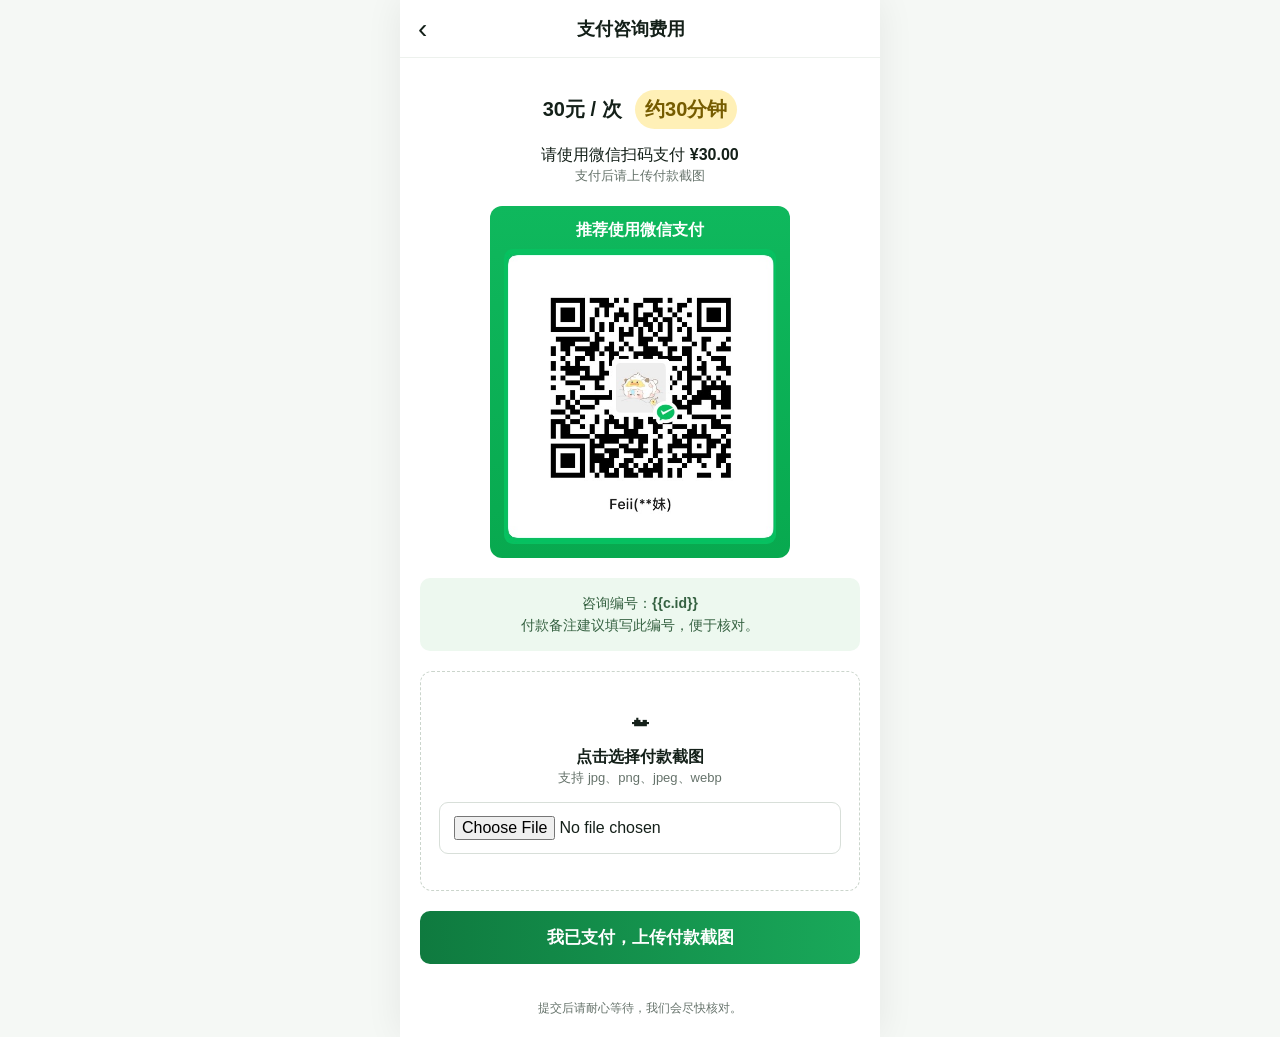
<file: templates/pay.html>
<!doctype html><html lang="zh-CN"><head><meta charset="utf-8"><meta name="viewport" content="width=device-width,initial-scale=1"><title>支付咨询费用</title><link rel="stylesheet" href="/static/style.css"></head>
<body><main class="page">
<div class="topbar"><a class="back" href="/">‹</a><div class="top-title">支付咨询费用</div><div class="ghost"></div></div>
<section class="section pay-wrap">
  <div class="amount">30元 / 次 <span class="time-tag">约30分钟</span></div>
  <p>请使用微信扫码支付 <b>¥30.00</b><br><span class="sub">支付后请上传付款截图</span></p>
  <div class="pay-card"><div style="color:white;font-weight:700;margin-bottom:8px">推荐使用微信支付</div><img src="/static/wechat-pay.png" alt="微信收款码"></div>
  <div class="notice">咨询编号：<b>{{c.id}}</b><br>付款备注建议填写此编号，便于核对。</div>
  <form method="post" enctype="multipart/form-data">
    <div class="upload-box"><div style="font-size:34px">☁</div><b>点击选择付款截图</b><div class="sub">支持 jpg、png、jpeg、webp</div><input type="file" name="payment_image" accept="image/*" required></div>
    <button class="btn">我已支付，上传付款截图</button>
  </form>
</section>
<div class="footer-note">提交后请耐心等待，我们会尽快核对。</div>
</main></body></html>
</file>
<file: static/style.css>
:root{
  --green:#0f7a3f;--green2:#19a95a;--deep:#0b4d2b;--mint:#eaf7ee;
  --cream:#fffdf8;--line:#dbe7de;--text:#142019;--muted:#66736b;--red:#df4c4c;
}
*{box-sizing:border-box}
html,body{margin:0;padding:0;background:#f5f8f5;color:var(--text);
font-family:-apple-system,BlinkMacSystemFont,"Segoe UI","PingFang SC","Microsoft YaHei",sans-serif}
a{text-decoration:none;color:inherit}
.page{max-width:480px;min-height:100vh;margin:auto;background:white;box-shadow:0 0 35px rgba(0,0,0,.07)}
.pad{padding:20px}
.topbar{height:58px;display:flex;align-items:center;justify-content:space-between;padding:0 18px;border-bottom:1px solid #edf1ed;background:#fff;position:sticky;top:0;z-index:10}
.back{font-size:28px;line-height:1}.top-title{font-size:18px;font-weight:750}.ghost{width:28px}
.hero{position:relative;min-height:430px;padding:28px 22px 22px;overflow:hidden;color:#0b3f24;
background:
linear-gradient(rgba(255,255,255,.08),rgba(255,255,255,.12)),
radial-gradient(circle at 80% 15%,rgba(255,255,255,.75),transparent 28%),
linear-gradient(155deg,#dceeff 0%,#edf5e9 48%,#b8d2a9 100%)}
.hero:after{content:"";position:absolute;left:-8%;right:-8%;bottom:-90px;height:240px;background:
linear-gradient(165deg,#6c995d 0 28%,#315f3e 29% 48%,#dce8d8 49% 55%,#2a5b3a 56%);border-radius:50% 50% 0 0/38% 38% 0 0;opacity:.95}
.flag{font-size:32px;position:relative;z-index:2}
.hero h1{font-size:43px;line-height:1.12;margin:24px 0 8px;letter-spacing:1px;position:relative;z-index:2}
.hero h2{font-size:25px;margin:0 0 18px;position:relative;z-index:2}
.pills{display:flex;flex-wrap:wrap;gap:7px;position:relative;z-index:2}
.pill{background:rgba(8,88,43,.9);color:#fff;border-radius:999px;padding:7px 12px;font-size:13px}
.feature-strip{position:absolute;z-index:3;left:0;right:0;bottom:0;background:rgba(7,72,37,.92);color:#fff;padding:12px 14px;display:flex;justify-content:space-around;font-size:12px}
.section{padding:24px 20px}
.price-head{text-align:center}.price-head h1{margin:4px 0;color:var(--deep);font-size:31px}
.price{font-size:51px;font-weight:850;color:var(--deep)}.price small{font-size:22px;font-weight:650}
.time-tag{display:inline-block;background:#fff0b7;color:#765c00;padding:6px 10px;border-radius:999px;font-weight:700;margin-left:8px}
.info-card{background:linear-gradient(135deg,#fffdf7,#f8f2e5);border:1px solid #eee3c6;border-radius:18px;padding:18px;margin:20px 0}
.info-row{display:flex;gap:13px;padding:10px 0}.icon{width:34px;height:34px;flex:0 0 34px;border-radius:50%;background:#e8f4ea;display:flex;align-items:center;justify-content:center}
.info-row b{display:block;margin-bottom:3px}.sub{font-size:13px;color:var(--muted);line-height:1.5}
.btn{display:block;width:100%;border:0;border-radius:10px;background:linear-gradient(90deg,var(--green),var(--green2));color:white;padding:15px 18px;text-align:center;font-weight:750;font-size:17px;cursor:pointer}
.btn.outline{background:white;color:var(--green);border:1.5px solid var(--green)}
.btn.red{background:white;color:var(--red);border:1px solid var(--red);width:auto;padding:8px 12px}
.topic-grid{display:grid;grid-template-columns:1fr 1fr;gap:12px;margin:18px 0 28px}
.topic-radio{position:absolute;opacity:0}
.topic-card{display:flex;align-items:center;gap:10px;min-height:76px;border:1px solid #dfe5df;border-radius:10px;padding:13px;background:#fff;cursor:pointer;font-weight:700}
.topic-radio:checked + .topic-card{border:2px solid var(--green);background:#eef9f1;box-shadow:0 0 0 3px rgba(15,122,63,.08)}
.topic-icon{font-size:23px}.field{margin:14px 0}.field label{display:block;font-weight:700;margin-bottom:7px}
input,select,textarea{width:100%;padding:13px 14px;border:1px solid #d8dfd9;border-radius:9px;font-size:16px;background:white}
.pay-wrap{text-align:center}.pay-card{background:linear-gradient(180deg,#0fb85d,#08a94f);border-radius:12px;padding:14px;margin:20px auto;max-width:300px}
.pay-card img{width:100%;display:block;border-radius:9px;background:white}.amount{font-size:20px;font-weight:800;margin:8px 0}
.upload-box{border:1.5px dashed #cbd5cc;border-radius:12px;padding:36px 18px;text-align:center;background:#fff;margin:20px 0}
.upload-box input{margin-top:15px}.notice{background:#edf8ef;border-radius:10px;padding:14px;color:#356141;font-size:14px;line-height:1.6}
.chat-head{padding:12px 16px;border-bottom:1px solid #edf1ed;background:#fff;position:sticky;top:58px;z-index:9}
.chat-meta{font-size:12px;color:var(--muted);margin-top:4px}.timer{color:var(--green);font-weight:800}
.chat-box{height:calc(100vh - 230px);overflow-y:auto;background:#f4f5f4;padding:16px}
.msg{max-width:82%;padding:11px 13px;border-radius:11px;margin:10px 0;line-height:1.55;box-shadow:0 1px 3px rgba(0,0,0,.04);white-space:pre-wrap}
.msg.customer{margin-left:auto;background:#dff4dc}.msg.admin{background:white}
.chat-input{display:flex;gap:8px;padding:10px;background:white;border-top:1px solid #e8ece8;position:sticky;bottom:0}
.chat-input textarea{resize:none;height:48px}.send{width:52px;border:0;border-radius:50%;background:var(--green);color:white;font-size:20px}
.footer-note{text-align:center;color:var(--muted);font-size:12px;padding:12px 16px 20px}
.admin-page{max-width:1000px;margin:auto;padding:24px}.admin-card{background:white;border-radius:14px;padding:18px;box-shadow:0 6px 24px rgba(0,0,0,.06);margin-bottom:16px}
table{width:100%;border-collapse:collapse}th,td{text-align:left;padding:11px;border-bottom:1px solid #edf0ed;font-size:14px}
.status{font-weight:700;color:var(--green)}
@media(max-width:380px){.hero h1{font-size:36px}.topic-grid{grid-template-columns:1fr}.price{font-size:44px}}
</file>
